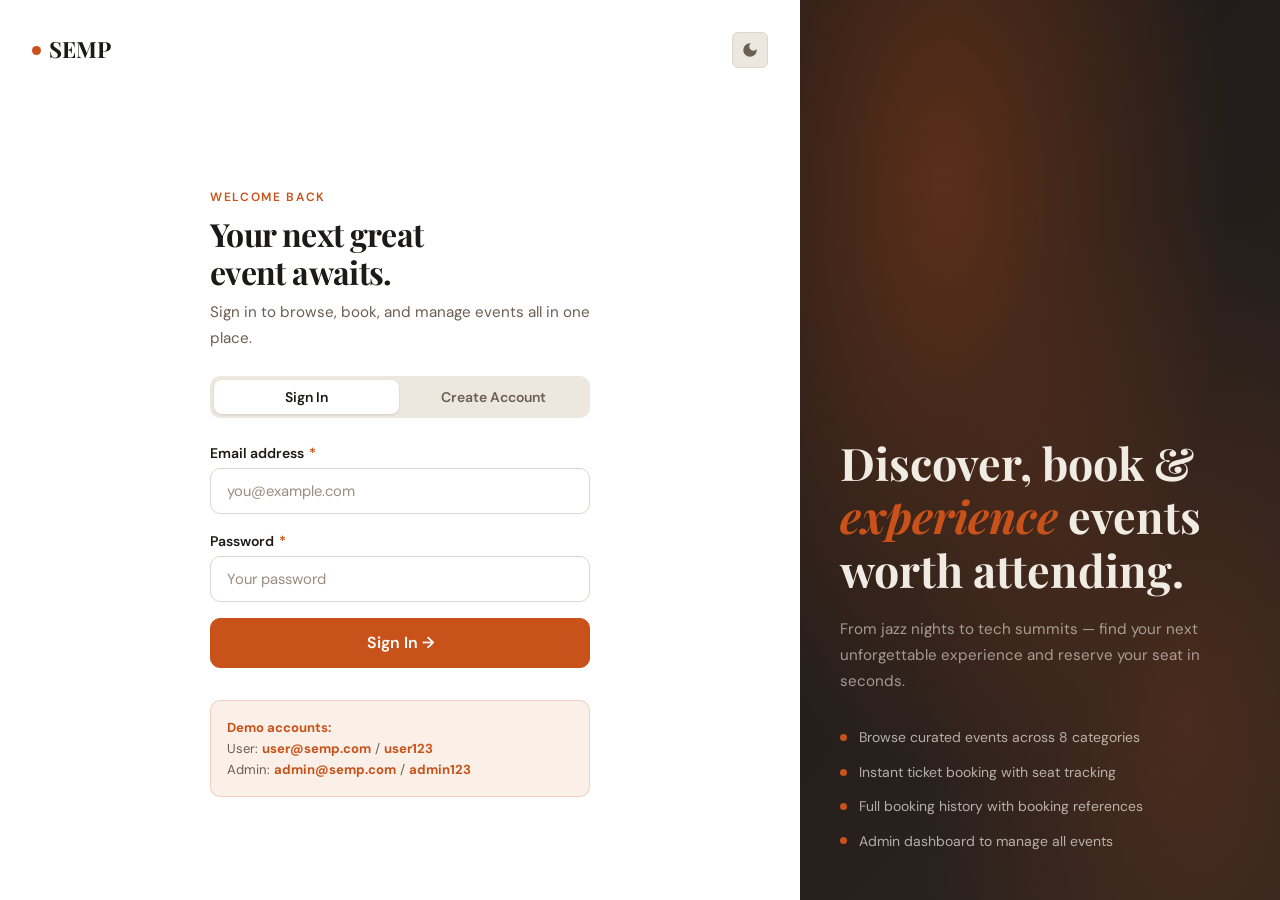
<file: frontend/index.html>
<!DOCTYPE html>
<html lang="en">
<head>
  <meta charset="UTF-8" />
  <meta name="viewport" content="width=device-width, initial-scale=1.0" />
  <title>Smart Event Management Portal — Sign In</title>
  <meta name="description" content="Sign in or create an account on the Smart Event Management Portal to browse and book events." />
  <link rel="stylesheet" href="style.css" />
</head>
<body>

  <!-- ═══════════════════════════════════════════════
       AUTH PAGE — Two-column layout
       Left: Login / Register form panel
       Right: Brand hero (hidden on mobile)
       ═══════════════════════════════════════════════ -->
  <div class="auth-page">

    <!-- ── Form Panel ─────────────────────────── -->
    <div class="auth-panel">

      <!-- Header row: logo + dark mode toggle -->
      <div class="auth-panel__header">
        <a href="index.html" class="auth-logo">
          <span class="auth-logo-dot"></span>
          SEMP
        </a>
        <button
          id="darkModeToggle"
          class="btn-icon"
          aria-label="Toggle dark mode"
          title="Dark mode"
        >
          <!-- SVG injected by JS -->
          <svg viewBox="0 0 24 24" width="18" height="18" fill="currentColor"><path d="M12 3a9 9 0 1 0 9 9c0-.46-.04-.92-.1-1.36a5.389 5.389 0 0 1-4.4 2.26 5.403 5.403 0 0 1-3.14-9.8c-.44-.06-.9-.1-1.36-.1z"/></svg>
        </button>
      </div>

      <div class="auth-panel__body">
        <p class="auth-eyebrow">Welcome back</p>
        <h1 class="auth-title">Your next great<br/>event awaits.</h1>
        <p class="auth-subtitle">Sign in to browse, book, and manage events all in one place.</p>

        <!-- Tab switcher -->
        <div class="auth-tabs" role="tablist">
          <button
            id="tabLogin"
            class="auth-tab tab--active"
            role="tab"
            aria-selected="true"
            aria-controls="loginForm"
          >Sign In</button>
          <button
            id="tabRegister"
            class="auth-tab"
            role="tab"
            aria-selected="false"
            aria-controls="registerForm"
          >Create Account</button>
        </div>

        <!-- ── Login Form ── -->
        <form id="loginForm" class="auth-form animate-fade-in" method="POST" novalidate aria-label="Sign in form">

          <div class="form-group">
            <label class="form-label" for="loginEmail">
              Email address <span class="required">*</span>
            </label>
            <input
              class="form-input"
              type="email"
              id="loginEmail"
              name="loginEmail"
              autocomplete="email"
              placeholder="you@example.com"
              required
            />
            <span class="field-error" id="loginEmailError" role="alert" hidden></span>
          </div>

          <div class="form-group">
            <label class="form-label" for="loginPassword">
              Password <span class="required">*</span>
            </label>
            <input
              class="form-input"
              type="password"
              id="loginPassword"
              name="loginPassword"
              autocomplete="current-password"
              placeholder="Your password"
              required
            />
            <span class="field-error" id="loginPasswordError" role="alert" hidden></span>
          </div>

          <button type="submit" class="btn btn--accent btn--full btn--lg" id="loginSubmitBtn">
            Sign In →
          </button>

          <!-- Demo credentials hint -->
          <div class="auth-demo-hint">
            <strong>Demo accounts:</strong><br/>
            User: <strong>user@semp.com</strong> / <strong>user123</strong><br/>
            Admin: <strong>admin@semp.com</strong> / <strong>admin123</strong>
          </div>

        </form>

        <!-- ── Register Form (hidden by default) ── -->
        <form id="registerForm" class="auth-form form--hidden animate-fade-in" method="POST" novalidate aria-label="Create account form">

          <div class="form-group">
            <label class="form-label" for="regName">
              Full name <span class="required">*</span>
            </label>
            <input
              class="form-input"
              type="text"
              id="regName"
              name="regName"
              autocomplete="name"
              placeholder="Jane Smith"
              required
            />
            <span class="field-error" id="regNameError" role="alert" hidden></span>
          </div>

          <div class="form-group">
            <label class="form-label" for="regEmail">
              Email address <span class="required">*</span>
            </label>
            <input
              class="form-input"
              type="email"
              id="regEmail"
              name="regEmail"
              autocomplete="email"
              placeholder="you@example.com"
              required
            />
            <span class="field-error" id="regEmailError" role="alert" hidden></span>
          </div>

          <div class="form-group">
            <label class="form-label" for="regPassword">
              Password <span class="required">*</span>
            </label>
            <input
              class="form-input"
              type="password"
              id="regPassword"
              name="regPassword"
              autocomplete="new-password"
              placeholder="At least 6 characters"
              required
              minlength="6"
            />
            <span class="field-error" id="regPasswordError" role="alert" hidden></span>
          </div>

          <div class="form-group">
            <label class="form-label" for="regConfirm">
              Confirm password <span class="required">*</span>
            </label>
            <input
              class="form-input"
              type="password"
              id="regConfirm"
              name="regConfirm"
              autocomplete="new-password"
              placeholder="Repeat your password"
              required
            />
            <span class="field-error" id="regConfirmError" role="alert" hidden></span>
          </div>

          <button type="submit" class="btn btn--accent btn--full btn--lg" id="registerSubmitBtn">
            Create Account →
          </button>

        </form>

      </div><!-- /auth-panel__body -->
    </div><!-- /auth-panel -->

    <!-- ── Brand Hero Panel ───────────────────── -->
    <div class="auth-hero" aria-hidden="true">
      <div class="auth-hero__bg"></div>
      <div class="auth-hero__content animate-fade-up">
        <p class="auth-hero__tagline">
          Discover, book &amp;<br/>
          <em>experience</em> events<br/>
          worth attending.
        </p>
        <p class="auth-hero__desc">
          From jazz nights to tech summits — find your next
          unforgettable experience and reserve your seat in seconds.
        </p>
        <ul class="auth-hero__features">
          <li class="auth-hero__feature">
            <span class="auth-hero__feature-dot"></span>
            Browse curated events across 8 categories
          </li>
          <li class="auth-hero__feature">
            <span class="auth-hero__feature-dot"></span>
            Instant ticket booking with seat tracking
          </li>
          <li class="auth-hero__feature">
            <span class="auth-hero__feature-dot"></span>
            Full booking history with booking references
          </li>
          <li class="auth-hero__feature">
            <span class="auth-hero__feature-dot"></span>
            Admin dashboard to manage all events
          </li>
        </ul>
      </div>
    </div><!-- /auth-hero -->

  </div><!-- /auth-page -->

  <script>window.SEMP_API_BASE = 'http://localhost:5000/api';</script>
  <script src="script.js" defer></script>
</body>
</html>
</file>
<file: frontend/style.css>
/* ============================================================
 * SMART EVENT MANAGEMENT PORTAL — style.css
 * Single shared stylesheet for all pages.
 *
 * Architecture:
 *   1. Design tokens (CSS custom properties) — light + dark
 *   2. Reset & base
 *   3. Typography
 *   4. Layout utilities
 *   5. Navigation
 *   6. Buttons
 *   7. Badges
 *   8. Form elements
 *   9. Toast notifications
 *  10. Event cards  (events.html)
 *  11. Booking page (booking.html)
 *  12. History page (history.html)
 *  13. Admin dashboard (admin.html)
 *  14. Modal
 *  15. Auth / Login page (index.html)
 *  16. Animations & transitions
 *  17. Responsive breakpoints
 * ============================================================ */

@import url('https://fonts.googleapis.com/css2?family=Playfair+Display:ital,wght@0,400;0,600;0,700;1,400&family=DM+Sans:wght@300;400;500;600&display=swap');

/* ─── 1. DESIGN TOKENS ──────────────────────────────────── */
:root {
  /* Colour palette — warm editorial */
  --bg-primary:    #F7F3EC;
  --bg-secondary:  #FFFFFF;
  --bg-tertiary:   #EDE8DF;
  --bg-hover:      #E8E2D8;

  --text-primary:  #1C1917;
  --text-secondary:#6B5E52;
  --text-muted:    #9B8C7D;

  --accent:        #C8521A;
  --accent-hover:  #A8411A;
  --accent-light:  #FBF0E8;
  --accent-text:   #FFFFFF;

  --border:        #DDD6CC;
  --border-strong: #BFB5A9;

  --shadow-sm:  0 1px 3px rgba(28,25,23,0.07), 0 1px 2px rgba(28,25,23,0.05);
  --shadow-md:  0 4px 12px rgba(28,25,23,0.09), 0 2px 4px rgba(28,25,23,0.06);
  --shadow-lg:  0 12px 32px rgba(28,25,23,0.12), 0 4px 8px rgba(28,25,23,0.06);
  --shadow-xl:  0 24px 48px rgba(28,25,23,0.15);

  /* Typography */
  --font-display: 'Playfair Display', Georgia, serif;
  --font-body:    'DM Sans', system-ui, sans-serif;

  /* Spacing scale (4px base) */
  --sp-1:  4px;
  --sp-2:  8px;
  --sp-3:  12px;
  --sp-4:  16px;
  --sp-5:  20px;
  --sp-6:  24px;
  --sp-8:  32px;
  --sp-10: 40px;
  --sp-12: 48px;
  --sp-16: 64px;
  --sp-20: 80px;

  /* Radii */
  --radius-sm:  6px;
  --radius-md:  10px;
  --radius-lg:  16px;
  --radius-xl:  24px;
  --radius-pill: 9999px;

  /* Transitions */
  --ease-out: cubic-bezier(0.25, 0.46, 0.45, 0.94);
  --ease-in-out: cubic-bezier(0.45, 0, 0.55, 1);
  --transition: 220ms var(--ease-out);

  /* Nav height */
  --nav-height: 64px;
}

/* Dark mode overrides */
[data-theme="dark"] {
  --bg-primary:    #131110;
  --bg-secondary:  #1E1B18;
  --bg-tertiary:   #252220;
  --bg-hover:      #2C2926;

  --text-primary:  #F0EBE3;
  --text-secondary:#B8AFA6;
  --text-muted:    #7A6E65;

  --accent:        #E07535;
  --accent-hover:  #EE8845;
  --accent-light:  #2A1A0E;
  --accent-text:   #FFFFFF;

  --border:        #2E2926;
  --border-strong: #3D3732;

  --shadow-sm:  0 1px 3px rgba(0,0,0,0.25);
  --shadow-md:  0 4px 12px rgba(0,0,0,0.35);
  --shadow-lg:  0 12px 32px rgba(0,0,0,0.45);
  --shadow-xl:  0 24px 48px rgba(0,0,0,0.55);
}

/* ─── 2. RESET & BASE ───────────────────────────────────── */
*, *::before, *::after {
  box-sizing: border-box;
  margin: 0;
  padding: 0;
}

html {
  font-size: 16px;
  scroll-behavior: smooth;
  -webkit-text-size-adjust: 100%;
}

body {
  font-family: var(--font-body);
  font-weight: 400;
  color: var(--text-primary);
  background-color: var(--bg-primary);
  line-height: 1.6;
  min-height: 100vh;
  transition:
    background-color 300ms var(--ease-out),
    color 300ms var(--ease-out);
}

img, svg { display: block; }
a { color: var(--accent); text-decoration: none; transition: color var(--transition); }
a:hover { color: var(--accent-hover); }
ul { list-style: none; }

/* ─── 3. TYPOGRAPHY ─────────────────────────────────────── */
h1, h2, h3, h4 {
  font-family: var(--font-display);
  line-height: 1.2;
  letter-spacing: -0.02em;
  color: var(--text-primary);
}

h1 { font-size: clamp(2rem, 5vw, 3.25rem); font-weight: 700; }
h2 { font-size: clamp(1.5rem, 3vw, 2.25rem); font-weight: 600; }
h3 { font-size: clamp(1.1rem, 2vw, 1.4rem); font-weight: 600; }
h4 { font-size: 1.05rem; font-weight: 600; }

p { color: var(--text-secondary); line-height: 1.7; }

.display-serif { font-family: var(--font-display); }
.text-muted    { color: var(--text-muted); font-size: 0.875rem; }
.text-sm       { font-size: 0.875rem; }
.text-accent   { color: var(--accent); }

/* ─── 4. LAYOUT UTILITIES ───────────────────────────────── */
.container {
  width: 100%;
  max-width: 1200px;
  margin: 0 auto;
  padding: 0 var(--sp-6);
}

.page-wrapper {
  padding-top: calc(var(--nav-height) + var(--sp-8));
  padding-bottom: var(--sp-20);
  min-height: 100vh;
}

.page-header {
  margin-bottom: var(--sp-10);
}

.page-header__eyebrow {
  font-size: 0.8rem;
  font-weight: 600;
  letter-spacing: 0.12em;
  text-transform: uppercase;
  color: var(--accent);
  margin-bottom: var(--sp-2);
}

.page-header__title {
  margin-bottom: var(--sp-2);
}

.page-header__subtitle {
  font-size: 1.05rem;
  color: var(--text-secondary);
  max-width: 560px;
}

.grid-auto {
  display: grid;
  grid-template-columns: repeat(auto-fill, minmax(300px, 1fr));
  gap: var(--sp-6);
}

.col-span-all { grid-column: 1 / -1; }

.flex { display: flex; }
.flex-center { display: flex; align-items: center; justify-content: center; }
.flex-between { display: flex; align-items: center; justify-content: space-between; }
.gap-2 { gap: var(--sp-2); }
.gap-3 { gap: var(--sp-3); }
.gap-4 { gap: var(--sp-4); }

.section--hidden { display: none !important; }

/* ─── 5. NAVIGATION ─────────────────────────────────────── */
.nav {
  position: fixed;
  top: 0;
  left: 0;
  right: 0;
  height: var(--nav-height);
  background: var(--bg-secondary);
  border-bottom: 1px solid var(--border);
  z-index: 100;
  transition: background-color 300ms var(--ease-out), border-color 300ms var(--ease-out);
}

.nav__inner {
  display: flex;
  align-items: center;
  justify-content: space-between;
  height: 100%;
  padding: 0 var(--sp-6);
  max-width: 1280px;
  margin: 0 auto;
}

.nav__logo {
  display: flex;
  align-items: center;
  gap: var(--sp-2);
  font-family: var(--font-display);
  font-size: 1.3rem;
  font-weight: 700;
  color: var(--text-primary);
  text-decoration: none;
  transition: color var(--transition);
}

.nav__logo-dot {
  width: 8px;
  height: 8px;
  border-radius: 50%;
  background: var(--accent);
  flex-shrink: 0;
}

.nav__logo:hover { color: var(--accent); }

.nav__links {
  display: flex;
  align-items: center;
  gap: var(--sp-1);
}

.nav__link {
  display: flex;
  align-items: center;
  gap: var(--sp-2);
  padding: var(--sp-2) var(--sp-3);
  border-radius: var(--radius-sm);
  font-size: 0.9rem;
  font-weight: 500;
  color: var(--text-secondary);
  text-decoration: none;
  transition: color var(--transition), background-color var(--transition);
}

.nav__link:hover {
  color: var(--text-primary);
  background-color: var(--bg-hover);
}

.nav__link--active {
  color: var(--accent);
  background-color: var(--accent-light);
}

.nav__actions {
  display: flex;
  align-items: center;
  gap: var(--sp-3);
}

.nav__user-badge {
  font-size: 0.8rem;
  font-weight: 600;
  color: var(--text-secondary);
  background: var(--bg-tertiary);
  border: 1px solid var(--border);
  border-radius: var(--radius-pill);
  padding: var(--sp-1) var(--sp-3);
}

/* Dark mode toggle button */
.btn-icon {
  display: flex;
  align-items: center;
  justify-content: center;
  width: 36px;
  height: 36px;
  border-radius: var(--radius-sm);
  background: var(--bg-tertiary);
  border: 1px solid var(--border);
  color: var(--text-secondary);
  cursor: pointer;
  transition: background-color var(--transition), color var(--transition), border-color var(--transition);
  flex-shrink: 0;
}

.btn-icon:hover {
  background: var(--bg-hover);
  color: var(--text-primary);
}

/* Hamburger (mobile) */
.nav__burger {
  display: none;
  align-items: center;
  justify-content: center;
  width: 40px;
  height: 40px;
  border-radius: var(--radius-sm);
  background: transparent;
  border: 1px solid var(--border);
  color: var(--text-primary);
  cursor: pointer;
  font-size: 1.1rem;
  line-height: 1;
  transition: background-color var(--transition);
}

.nav__burger:hover { background: var(--bg-hover); }

/* ─── 6. BUTTONS ────────────────────────────────────────── */
.btn {
  display: inline-flex;
  align-items: center;
  justify-content: center;
  gap: var(--sp-2);
  padding: var(--sp-3) var(--sp-6);
  border-radius: var(--radius-md);
  font-family: var(--font-body);
  font-size: 0.925rem;
  font-weight: 600;
  line-height: 1;
  cursor: pointer;
  border: 1.5px solid transparent;
  text-decoration: none;
  transition:
    background-color var(--transition),
    color var(--transition),
    border-color var(--transition),
    transform 80ms ease,
    box-shadow var(--transition);
  white-space: nowrap;
  user-select: none;
}

.btn:active { transform: translateY(1px); }

.btn:disabled,
.btn[aria-disabled="true"] {
  opacity: 0.45;
  cursor: not-allowed;
  pointer-events: none;
}

/* Accent (primary CTA) */
.btn--accent {
  background: var(--accent);
  color: var(--accent-text);
  border-color: var(--accent);
}
.btn--accent:hover {
  background: var(--accent-hover);
  border-color: var(--accent-hover);
  box-shadow: 0 4px 16px rgba(200, 82, 26, 0.35);
  color: var(--accent-text);
}

/* Outline */
.btn--outline {
  background: transparent;
  color: var(--text-primary);
  border-color: var(--border-strong);
}
.btn--outline:hover {
  background: var(--bg-hover);
  border-color: var(--text-secondary);
  color: var(--text-primary);
}

/* Ghost */
.btn--ghost {
  background: transparent;
  color: var(--text-secondary);
  border-color: transparent;
}
.btn--ghost:hover {
  background: var(--bg-hover);
  color: var(--text-primary);
}

/* Danger */
.btn--danger {
  background: transparent;
  color: #D4361C;
  border-color: #D4361C;
}
.btn--danger:hover {
  background: #D4361C;
  color: #FFFFFF;
}

/* Size modifiers */
.btn--sm {
  padding: var(--sp-2) var(--sp-4);
  font-size: 0.825rem;
  border-radius: var(--radius-sm);
}

.btn--lg {
  padding: var(--sp-4) var(--sp-8);
  font-size: 1rem;
  border-radius: var(--radius-md);
}

.btn--full { width: 100%; }

/* ─── 7. BADGES ─────────────────────────────────────────── */
.badge {
  display: inline-block;
  padding: 3px var(--sp-3);
  border-radius: var(--radius-pill);
  font-size: 0.72rem;
  font-weight: 600;
  letter-spacing: 0.04em;
  text-transform: uppercase;
}

.badge--music    { background: #FDE8D8; color: #8B3A0A; }
.badge--conf     { background: #DCEAF7; color: #1A4A6B; }
.badge--food     { background: #FDF3D0; color: #6B4A00; }
.badge--art      { background: #EDE0F7; color: #4A1942; }
.badge--sports   { background: #DDF5E0; color: #1A5C20; }
.badge--workshop { background: #E4F4DC; color: #2E5E10; }
.badge--film     { background: #E4EAED; color: #1E3340; }
.badge--business { background: #D9E8F9; color: #0F2A52; }
.badge--default  { background: var(--bg-tertiary); color: var(--text-secondary); }

[data-theme="dark"] .badge--music    { background: #3D1800; color: #F4A679; }
[data-theme="dark"] .badge--conf     { background: #0C2A40; color: #7BB8E8; }
[data-theme="dark"] .badge--food     { background: #322000; color: #DBA844; }
[data-theme="dark"] .badge--art      { background: #260D24; color: #C98CE0; }
[data-theme="dark"] .badge--sports   { background: #0C2C10; color: #72D884; }
[data-theme="dark"] .badge--workshop { background: #112008; color: #88CE60; }
[data-theme="dark"] .badge--film     { background: #111E24; color: #90AEBA; }
[data-theme="dark"] .badge--business { background: #071828; color: #6EA8E8; }

/* Status badge */
.status-badge {
  display: inline-block;
  padding: var(--sp-1) var(--sp-3);
  border-radius: var(--radius-pill);
  font-size: 0.75rem;
  font-weight: 600;
  text-transform: uppercase;
  letter-spacing: 0.04em;
}

.status--confirmed { background: #DDF5E0; color: #1A5C20; }
.status--pending   { background: #FDF3D0; color: #6B4A00; }
.status--cancelled { background: #FDE8D8; color: #8B3A0A; }

[data-theme="dark"] .status--confirmed { background: #0C2C10; color: #72D884; }
[data-theme="dark"] .status--pending   { background: #322000; color: #DBA844; }
[data-theme="dark"] .status--cancelled { background: #3D1800; color: #F4A679; }

/* ─── 8. FORM ELEMENTS ──────────────────────────────────── */
.form-group {
  display: flex;
  flex-direction: column;
  gap: var(--sp-1);
}

.form-label {
  font-size: 0.875rem;
  font-weight: 600;
  color: var(--text-primary);
}

.form-label .required {
  color: var(--accent);
  margin-left: 2px;
}

.form-input,
.form-select,
.form-textarea {
  width: 100%;
  padding: var(--sp-3) var(--sp-4);
  background: var(--bg-secondary);
  border: 1.5px solid var(--border);
  border-radius: var(--radius-md);
  font-family: var(--font-body);
  font-size: 0.925rem;
  color: var(--text-primary);
  transition:
    border-color var(--transition),
    box-shadow var(--transition),
    background-color 300ms var(--ease-out);
  outline: none;
}

.form-input::placeholder,
.form-textarea::placeholder { color: var(--text-muted); }

.form-input:focus,
.form-select:focus,
.form-textarea:focus {
  border-color: var(--accent);
  box-shadow: 0 0 0 3px rgba(200, 82, 26, 0.12);
}

.form-textarea {
  resize: vertical;
  min-height: 90px;
}

.form-select {
  appearance: none;
  background-image: url("data:image/svg+xml,%3Csvg xmlns='http://www.w3.org/2000/svg' width='12' height='12' viewBox='0 0 12 12'%3E%3Cpath fill='%239B8C7D' d='M6 8L1 3h10z'/%3E%3C/svg%3E");
  background-repeat: no-repeat;
  background-position: right 14px center;
  padding-right: 36px;
  cursor: pointer;
}

.form-grid {
  display: grid;
  grid-template-columns: 1fr 1fr;
  gap: var(--sp-4);
}

.field-error {
  font-size: 0.8rem;
  color: #D4361C;
  display: none;
  margin-top: 2px;
}

.form-row {
  display: flex;
  align-items: center;
  gap: var(--sp-3);
}

/* Color picker */
.color-input-wrapper {
  display: flex;
  align-items: center;
  gap: var(--sp-3);
}

.form-color {
  width: 44px;
  height: 44px;
  border: 2px solid var(--border);
  border-radius: var(--radius-md);
  cursor: pointer;
  padding: 2px;
  background: var(--bg-secondary);
}

/* ─── 9. TOAST NOTIFICATIONS ────────────────────────────── */
.toast {
  position: fixed;
  bottom: var(--sp-6);
  right: var(--sp-6);
  display: flex;
  align-items: center;
  gap: var(--sp-3);
  padding: var(--sp-3) var(--sp-5);
  border-radius: var(--radius-md);
  background: var(--text-primary);
  color: var(--bg-primary);
  font-size: 0.9rem;
  font-weight: 500;
  box-shadow: var(--shadow-lg);
  z-index: 999;
  max-width: 360px;
  transform: translateY(80px);
  opacity: 0;
  transition: transform 350ms var(--ease-out), opacity 350ms var(--ease-out);
}

.toast--visible {
  transform: translateY(0);
  opacity: 1;
}

.toast__icon {
  display: flex;
  align-items: center;
  justify-content: center;
  width: 22px;
  height: 22px;
  border-radius: 50%;
  font-size: 0.75rem;
  font-weight: 700;
  flex-shrink: 0;
}

.toast--success .toast__icon { background: #22C55E; color: #fff; }
.toast--error   .toast__icon { background: #EF4444; color: #fff; }
.toast--info    .toast__icon { background: var(--accent); color: #fff; }

/* ─── 10. EVENT CARDS ───────────────────────────────────── */
.events-controls {
  display: flex;
  flex-wrap: wrap;
  align-items: center;
  gap: var(--sp-4);
  margin-bottom: var(--sp-6);
}

.search-wrapper {
  position: relative;
  flex: 1;
  min-width: 220px;
}

.search-wrapper svg {
  position: absolute;
  left: 14px;
  top: 50%;
  transform: translateY(-50%);
  color: var(--text-muted);
  pointer-events: none;
}

.search-input {
  padding-left: 42px;
  padding-right: var(--sp-4);
}

.filter-pills {
  display: flex;
  flex-wrap: wrap;
  gap: var(--sp-2);
  margin-bottom: var(--sp-6);
}

.filter-pill {
  padding: var(--sp-2) var(--sp-4);
  border-radius: var(--radius-pill);
  font-size: 0.85rem;
  font-weight: 500;
  border: 1.5px solid var(--border);
  background: var(--bg-secondary);
  color: var(--text-secondary);
  cursor: pointer;
  transition: background-color var(--transition), color var(--transition), border-color var(--transition);
}

.filter-pill:hover {
  border-color: var(--accent);
  color: var(--accent);
}

.filter-pill--active {
  background: var(--accent);
  border-color: var(--accent);
  color: #FFFFFF;
}

.events-meta {
  display: flex;
  align-items: center;
  justify-content: space-between;
  gap: var(--sp-4);
  margin-bottom: var(--sp-6);
  flex-wrap: wrap;
}

.result-count {
  font-size: 0.875rem;
  color: var(--text-muted);
  font-weight: 500;
}

/* Event card */
.event-card {
  background: var(--bg-secondary);
  border-radius: var(--radius-lg);
  border: 1px solid var(--border);
  overflow: hidden;
  display: flex;
  flex-direction: column;
  transition:
    transform 200ms var(--ease-out),
    box-shadow 200ms var(--ease-out),
    border-color 200ms var(--ease-out);
  cursor: pointer;
}

.event-card:hover {
  transform: translateY(-4px);
  box-shadow: var(--shadow-lg);
  border-color: var(--border-strong);
}

.event-card__banner {
  position: relative;
  height: 200px;
  display: flex;
  align-items: flex-start;
  padding: var(--sp-4);
  overflow: hidden;
}

.event-card__banner::after {
  content: '';
  position: absolute;
  inset: 0;
  background: linear-gradient(160deg, rgba(0,0,0,0.38) 0%, rgba(0,0,0,0.10) 50%, rgba(0,0,0,0.55) 100%);
}

.event-card__banner .badge {
  position: relative;
  z-index: 1;
}

.sold-out-ribbon {
  position: absolute;
  top: 14px;
  right: -10px;
  background: rgba(0,0,0,0.75);
  color: #fff;
  font-size: 0.7rem;
  font-weight: 700;
  letter-spacing: 0.06em;
  padding: 4px 20px 4px 12px;
  text-transform: uppercase;
  z-index: 1;
}

.event-card__body {
  padding: var(--sp-5);
  display: flex;
  flex-direction: column;
  gap: var(--sp-3);
  flex: 1;
}

.event-card__title {
  font-family: var(--font-display);
  font-size: 1.15rem;
  font-weight: 600;
  line-height: 1.3;
  color: var(--text-primary);
}

.event-card__meta {
  display: flex;
  flex-direction: column;
  gap: var(--sp-2);
}

.event-card__meta li {
  display: flex;
  align-items: center;
  gap: var(--sp-2);
  font-size: 0.83rem;
  color: var(--text-secondary);
  line-height: 1.4;
}

.event-card__meta li svg {
  flex-shrink: 0;
  color: var(--text-muted);
}

.seats-low {
  color: #D4361C !important;
  font-weight: 600;
}

.event-card__desc {
  font-size: 0.85rem;
  color: var(--text-muted);
  line-height: 1.5;
  flex: 1;
}

.event-card__footer {
  display: flex;
  align-items: center;
  justify-content: space-between;
  gap: var(--sp-3);
  padding-top: var(--sp-3);
  border-top: 1px solid var(--border);
  margin-top: auto;
}

.event-card__price {
  font-family: var(--font-display);
  font-size: 1.35rem;
  font-weight: 700;
  color: var(--text-primary);
}

/* Empty state */
.empty-state {
  text-align: center;
  padding: var(--sp-20) var(--sp-6);
}

.empty-state__icon {
  font-size: 3rem;
  margin-bottom: var(--sp-4);
}

.empty-state__title {
  font-family: var(--font-display);
  font-size: 1.4rem;
  margin-bottom: var(--sp-2);
  color: var(--text-primary);
}

.empty-state__text {
  color: var(--text-muted);
  font-size: 0.95rem;
}

/* ─── 11. BOOKING PAGE ──────────────────────────────────── */
.booking-layout {
  display: grid;
  grid-template-columns: 380px 1fr;
  gap: var(--sp-8);
  align-items: start;
}

/* Event summary sidebar */
.booking-summary {
  background: var(--bg-secondary);
  border-radius: var(--radius-lg);
  border: 1px solid var(--border);
  overflow: hidden;
  position: sticky;
  top: calc(var(--nav-height) + var(--sp-8));
}

.booking-summary__banner {
  height: 220px;
  display: flex;
  flex-direction: column;
  justify-content: flex-end;
  padding: var(--sp-5);
  position: relative;
  background-size: cover;
  background-position: center;
}

.booking-summary__banner::before {
  content: '';
  position: absolute;
  inset: 0;
  background: linear-gradient(to top, rgba(0,0,0,0.72) 0%, rgba(0,0,0,0.18) 60%, rgba(0,0,0,0.28) 100%);
}

.booking-summary__banner > * { position: relative; z-index: 1; }
.booking-summary__banner .badge { margin-bottom: var(--sp-2); }
.booking-summary__banner-title {
  font-family: var(--font-display);
  font-size: 1.25rem;
  color: #fff;
  font-weight: 700;
}

.booking-summary__body {
  padding: var(--sp-5);
}

.booking-summary__detail {
  display: flex;
  align-items: flex-start;
  gap: var(--sp-3);
  padding: var(--sp-3) 0;
  border-bottom: 1px solid var(--border);
  font-size: 0.9rem;
}

.booking-summary__detail:last-child { border-bottom: none; }
.booking-summary__detail svg { flex-shrink: 0; color: var(--text-muted); margin-top: 2px; }
.booking-summary__detail-label {
  font-size: 0.75rem;
  color: var(--text-muted);
  margin-bottom: 2px;
}
.booking-summary__detail-value { color: var(--text-primary); font-weight: 500; }

.booking-summary__price {
  margin-top: var(--sp-4);
  padding-top: var(--sp-4);
  border-top: 1px dashed var(--border);
}

.booking-summary__price-label {
  font-size: 0.8rem;
  text-transform: uppercase;
  letter-spacing: 0.08em;
  color: var(--text-muted);
  margin-bottom: var(--sp-1);
}

.booking-summary__price-value {
  font-family: var(--font-display);
  font-size: 1.7rem;
  font-weight: 700;
  color: var(--accent);
}

/* Booking form panel */
.booking-panel {
  background: var(--bg-secondary);
  border-radius: var(--radius-lg);
  border: 1px solid var(--border);
  padding: var(--sp-8);
}

.booking-panel__title {
  font-family: var(--font-display);
  font-size: 1.5rem;
  margin-bottom: var(--sp-6);
}

/* Quantity stepper */
.qty-stepper {
  display: flex;
  align-items: center;
  gap: 0;
  border: 1.5px solid var(--border);
  border-radius: var(--radius-md);
  overflow: hidden;
  width: fit-content;
}

.qty-btn {
  display: flex;
  align-items: center;
  justify-content: center;
  width: 48px;
  height: 48px;
  background: var(--bg-tertiary);
  border: none;
  color: var(--text-primary);
  font-size: 1.3rem;
  cursor: pointer;
  transition: background-color var(--transition);
}

.qty-btn:hover { background: var(--bg-hover); }

.qty-input {
  width: 72px;
  height: 48px;
  text-align: center;
  border: none;
  border-left: 1.5px solid var(--border);
  border-right: 1.5px solid var(--border);
  font-size: 1.1rem;
  font-weight: 600;
  background: var(--bg-secondary);
  color: var(--text-primary);
  font-family: var(--font-body);
  outline: none;
  -moz-appearance: textfield;
}

.qty-input::-webkit-inner-spin-button,
.qty-input::-webkit-outer-spin-button { -webkit-appearance: none; }

.booking-total {
  display: flex;
  align-items: center;
  justify-content: space-between;
  padding: var(--sp-5) var(--sp-6);
  background: var(--accent-light);
  border-radius: var(--radius-md);
  margin: var(--sp-6) 0;
  border: 1px solid rgba(200, 82, 26, 0.15);
}

.booking-total__label {
  font-size: 0.9rem;
  font-weight: 600;
  color: var(--text-secondary);
  text-transform: uppercase;
  letter-spacing: 0.06em;
}

.booking-total__amount {
  font-family: var(--font-display);
  font-size: 2rem;
  font-weight: 700;
  color: var(--accent);
}

/* Success state */
.success-state {
  text-align: center;
  padding: var(--sp-12) var(--sp-8);
}

.success-icon {
  width: 80px;
  height: 80px;
  background: #DDF5E0;
  border-radius: 50%;
  display: flex;
  align-items: center;
  justify-content: center;
  font-size: 2rem;
  margin: 0 auto var(--sp-6);
}

[data-theme="dark"] .success-icon { background: #0C2C10; }

.success-state h2 {
  font-family: var(--font-display);
  font-size: 2rem;
  margin-bottom: var(--sp-3);
}

.success-details {
  display: inline-flex;
  flex-direction: column;
  gap: var(--sp-2);
  background: var(--bg-tertiary);
  border-radius: var(--radius-md);
  padding: var(--sp-5) var(--sp-8);
  margin: var(--sp-6) 0;
  text-align: left;
  border: 1px solid var(--border);
}

.success-detail-row {
  display: flex;
  justify-content: space-between;
  gap: var(--sp-6);
  font-size: 0.9rem;
}

.success-detail-row span:first-child {
  color: var(--text-muted);
  font-weight: 500;
}

.success-detail-row span:last-child {
  color: var(--text-primary);
  font-weight: 600;
}

.success-actions {
  display: flex;
  gap: var(--sp-3);
  justify-content: center;
  flex-wrap: wrap;
}

/* ─── 12. HISTORY PAGE ──────────────────────────────────── */
.history-stats {
  display: grid;
  grid-template-columns: repeat(3, 1fr);
  gap: var(--sp-4);
  margin-bottom: var(--sp-8);
}

.stat-card {
  background: var(--bg-secondary);
  border: 1px solid var(--border);
  border-radius: var(--radius-lg);
  padding: var(--sp-5) var(--sp-6);
}

.stat-card__label {
  font-size: 0.8rem;
  font-weight: 600;
  text-transform: uppercase;
  letter-spacing: 0.08em;
  color: var(--text-muted);
  margin-bottom: var(--sp-2);
}

.stat-card__value {
  font-family: var(--font-display);
  font-size: 2rem;
  font-weight: 700;
  color: var(--text-primary);
}

.stat-card--accent .stat-card__value { color: var(--accent); }

/* History card */
.history-cards {
  display: flex;
  flex-direction: column;
  gap: var(--sp-4);
}

.history-card {
  display: flex;
  background: var(--bg-secondary);
  border: 1px solid var(--border);
  border-radius: var(--radius-lg);
  overflow: hidden;
  transition: box-shadow var(--transition);
}

.history-card:hover { box-shadow: var(--shadow-md); }

.history-card__accent-bar {
  width: 5px;
  background: var(--card-accent, var(--accent));
  flex-shrink: 0;
}

.history-card__content {
  padding: var(--sp-5) var(--sp-6);
  flex: 1;
  display: flex;
  flex-direction: column;
  gap: var(--sp-3);
}

.history-card__header {
  display: flex;
  align-items: flex-start;
  justify-content: space-between;
  gap: var(--sp-4);
}

.history-card__info { display: flex; flex-direction: column; gap: var(--sp-2); }

.history-card__title {
  font-family: var(--font-display);
  font-size: 1.15rem;
}

.history-card__meta {
  display: flex;
  flex-wrap: wrap;
  gap: var(--sp-4);
  font-size: 0.85rem;
  color: var(--text-secondary);
}

.history-card__meta span {
  display: flex;
  align-items: center;
  gap: var(--sp-2);
}

.history-card__meta svg { color: var(--text-muted); }

.history-card__total {
  font-family: var(--font-display);
  font-weight: 700;
  font-size: 1rem;
  color: var(--text-primary) !important;
}

.history-card__footer {
  display: flex;
  align-items: center;
  justify-content: space-between;
  padding-top: var(--sp-3);
  border-top: 1px dashed var(--border);
}

.booking-ref {
  font-family: 'DM Mono', 'Courier New', monospace;
  font-size: 0.78rem;
  background: var(--bg-tertiary);
  color: var(--accent);
  padding: 3px var(--sp-3);
  border-radius: var(--radius-sm);
  border: 1px solid var(--border);
}

.history-card__date {
  font-size: 0.78rem;
  color: var(--text-muted);
}

/* ─── 13. ADMIN DASHBOARD ───────────────────────────────── */
.admin-stats {
  display: grid;
  grid-template-columns: repeat(4, 1fr);
  gap: var(--sp-4);
  margin-bottom: var(--sp-8);
}

.admin-stat {
  background: var(--bg-secondary);
  border: 1px solid var(--border);
  border-radius: var(--radius-lg);
  padding: var(--sp-5) var(--sp-6);
  position: relative;
  overflow: hidden;
}

.admin-stat::before {
  content: '';
  position: absolute;
  top: 0;
  left: 0;
  right: 0;
  height: 3px;
  background: var(--accent);
}

.admin-stat__icon {
  font-size: 1.5rem;
  margin-bottom: var(--sp-3);
}

.admin-stat__value {
  font-family: var(--font-display);
  font-size: 2rem;
  font-weight: 700;
  color: var(--text-primary);
  line-height: 1;
  margin-bottom: var(--sp-1);
}

.admin-stat__label {
  font-size: 0.8rem;
  font-weight: 500;
  color: var(--text-muted);
  text-transform: uppercase;
  letter-spacing: 0.06em;
}

/* Section header */
.section-header {
  display: flex;
  align-items: center;
  justify-content: space-between;
  gap: var(--sp-4);
  margin-bottom: var(--sp-5);
}

.section-title {
  font-family: var(--font-display);
  font-size: 1.3rem;
}

/* Add event collapsible section */
.add-event-section {
  background: var(--bg-secondary);
  border: 1px solid var(--border);
  border-radius: var(--radius-lg);
  overflow: hidden;
  max-height: 0;
  transition: max-height 400ms var(--ease-in-out);
  margin-bottom: var(--sp-6);
}

.add-event-section.section--open {
  max-height: 700px;
}

.add-event-form {
  padding: var(--sp-6);
  display: flex;
  flex-direction: column;
  gap: var(--sp-4);
}

.add-event-form .form-grid {
  grid-template-columns: 1fr 1fr 1fr;
}

/* Events table */
.events-table-wrapper {
  background: var(--bg-secondary);
  border: 1px solid var(--border);
  border-radius: var(--radius-lg);
  overflow: hidden;
}

.events-table {
  width: 100%;
  border-collapse: collapse;
  font-size: 0.9rem;
}

.events-table th {
  background: var(--bg-tertiary);
  padding: var(--sp-3) var(--sp-4);
  text-align: left;
  font-size: 0.75rem;
  font-weight: 600;
  text-transform: uppercase;
  letter-spacing: 0.07em;
  color: var(--text-muted);
  border-bottom: 1px solid var(--border);
  white-space: nowrap;
}

.events-table td {
  padding: var(--sp-4);
  border-bottom: 1px solid var(--border);
  vertical-align: middle;
  color: var(--text-primary);
}

.events-table tr:last-child td { border-bottom: none; }

.events-table tr:hover td {
  background: var(--bg-primary);
  transition: background-color 150ms ease;
}

.table-event-name {
  display: flex;
  align-items: center;
  gap: var(--sp-3);
}

.table-color-dot {
  width: 10px;
  height: 10px;
  border-radius: 50%;
  flex-shrink: 0;
}

.td-location {
  max-width: 180px;
  white-space: nowrap;
  overflow: hidden;
  text-overflow: ellipsis;
}

.td-muted { color: var(--text-muted); }

.table-actions {
  display: flex;
  gap: var(--sp-2);
  white-space: nowrap;
}

.table-empty {
  text-align: center;
  padding: var(--sp-12);
  color: var(--text-muted);
  font-style: italic;
}

/* ─── 14. MODAL ─────────────────────────────────────────── */
.modal-overlay {
  position: fixed;
  inset: 0;
  background: rgba(0, 0, 0, 0.55);
  display: flex;
  align-items: center;
  justify-content: center;
  z-index: 200;
  opacity: 0;
  pointer-events: none;
  transition: opacity 250ms var(--ease-out);
  padding: var(--sp-4);
}

.modal-overlay.modal--open {
  opacity: 1;
  pointer-events: auto;
}

.modal {
  background: var(--bg-secondary);
  border-radius: var(--radius-lg);
  border: 1px solid var(--border);
  width: 100%;
  max-width: 620px;
  max-height: 90vh;
  overflow-y: auto;
  box-shadow: var(--shadow-xl);
  transform: scale(0.94) translateY(12px);
  transition: transform 250ms var(--ease-out);
}

.modal-overlay.modal--open .modal {
  transform: scale(1) translateY(0);
}

.modal__header {
  display: flex;
  align-items: center;
  justify-content: space-between;
  padding: var(--sp-5) var(--sp-6);
  border-bottom: 1px solid var(--border);
  position: sticky;
  top: 0;
  background: var(--bg-secondary);
  z-index: 1;
}

.modal__title {
  font-family: var(--font-display);
  font-size: 1.2rem;
}

.modal__close {
  width: 32px;
  height: 32px;
  border-radius: var(--radius-sm);
  background: var(--bg-tertiary);
  border: none;
  color: var(--text-secondary);
  cursor: pointer;
  font-size: 1rem;
  display: flex;
  align-items: center;
  justify-content: center;
  transition: background-color var(--transition), color var(--transition);
}

.modal__close:hover { background: var(--bg-hover); color: var(--text-primary); }

.modal__body {
  padding: var(--sp-6);
  display: flex;
  flex-direction: column;
  gap: var(--sp-4);
}

.modal__footer {
  display: flex;
  gap: var(--sp-3);
  justify-content: flex-end;
  padding: var(--sp-4) var(--sp-6);
  border-top: 1px solid var(--border);
}

.body--modal-open { overflow: hidden; }

/* ─── 15. AUTH / LOGIN PAGE ─────────────────────────────── */
.auth-page {
  min-height: 100vh;
  display: grid;
  grid-template-columns: 1fr 480px;
}

.auth-panel {
  background: var(--bg-secondary);
  display: flex;
  flex-direction: column;
  padding: var(--sp-8);
  overflow-y: auto;
}

.auth-panel__header {
  display: flex;
  align-items: center;
  justify-content: space-between;
  margin-bottom: var(--sp-12);
}

.auth-logo {
  display: flex;
  align-items: center;
  gap: var(--sp-2);
  font-family: var(--font-display);
  font-size: 1.4rem;
  font-weight: 700;
  color: var(--text-primary);
  text-decoration: none;
}

.auth-logo-dot {
  width: 9px;
  height: 9px;
  border-radius: 50%;
  background: var(--accent);
}

.auth-panel__body {
  flex: 1;
  display: flex;
  flex-direction: column;
  justify-content: center;
  max-width: 380px;
  width: 100%;
  margin: 0 auto;
}

.auth-eyebrow {
  font-size: 0.75rem;
  font-weight: 600;
  letter-spacing: 0.14em;
  text-transform: uppercase;
  color: var(--accent);
  margin-bottom: var(--sp-2);
}

.auth-title {
  font-family: var(--font-display);
  font-size: 2rem;
  margin-bottom: var(--sp-2);
}

.auth-subtitle {
  color: var(--text-secondary);
  font-size: 0.95rem;
  margin-bottom: var(--sp-6);
}

/* Tab switcher */
.auth-tabs {
  display: flex;
  gap: 2px;
  background: var(--bg-tertiary);
  border-radius: var(--radius-md);
  padding: 4px;
  margin-bottom: var(--sp-6);
}

.auth-tab {
  flex: 1;
  padding: var(--sp-2) var(--sp-4);
  text-align: center;
  font-size: 0.875rem;
  font-weight: 600;
  border-radius: calc(var(--radius-md) - 2px);
  cursor: pointer;
  background: transparent;
  border: none;
  color: var(--text-secondary);
  transition: background-color var(--transition), color var(--transition), box-shadow var(--transition);
  font-family: var(--font-body);
}

.auth-tab:hover { color: var(--text-primary); }

.tab--active {
  background: var(--bg-secondary);
  color: var(--text-primary);
  box-shadow: var(--shadow-sm);
}

.auth-form {
  display: flex;
  flex-direction: column;
  gap: var(--sp-4);
}

.form--hidden { display: none; }

.auth-divider {
  display: flex;
  align-items: center;
  gap: var(--sp-3);
  margin: var(--sp-2) 0;
}

.auth-divider::before,
.auth-divider::after {
  content: '';
  flex: 1;
  height: 1px;
  background: var(--border);
}

.auth-divider span {
  font-size: 0.75rem;
  color: var(--text-muted);
}

.auth-demo-hint {
  padding: var(--sp-4);
  background: var(--accent-light);
  border: 1px solid rgba(200, 82, 26, 0.2);
  border-radius: var(--radius-md);
  font-size: 0.82rem;
  color: var(--text-secondary);
  line-height: 1.6;
  margin-top: var(--sp-4);
}

.auth-demo-hint strong { color: var(--accent); }

/* Hero / Brand panel */
.auth-hero {
  background: #1C1917;
  position: relative;
  overflow: hidden;
  display: flex;
  flex-direction: column;
  justify-content: flex-end;
  padding: var(--sp-12) var(--sp-10);
}

.auth-hero__bg {
  position: absolute;
  inset: 0;
  background:
    radial-gradient(ellipse at 30% 20%, rgba(200, 82, 26, 0.35) 0%, transparent 60%),
    radial-gradient(ellipse at 80% 80%, rgba(200, 82, 26, 0.2) 0%, transparent 50%),
    linear-gradient(135deg, #1C1917 0%, #2D2420 100%);
}

.auth-hero__content {
  position: relative;
  z-index: 1;
}

.auth-hero__tagline {
  font-family: var(--font-display);
  font-size: clamp(2rem, 3.5vw, 3rem);
  font-weight: 700;
  color: #F0EBE3;
  line-height: 1.2;
  margin-bottom: var(--sp-5);
}

.auth-hero__tagline em {
  font-style: italic;
  color: var(--accent);
}

.auth-hero__desc {
  color: rgba(240, 235, 227, 0.6);
  font-size: 0.95rem;
  max-width: 380px;
  margin-bottom: var(--sp-8);
}

.auth-hero__features {
  display: flex;
  flex-direction: column;
  gap: var(--sp-3);
}

.auth-hero__feature {
  display: flex;
  align-items: center;
  gap: var(--sp-3);
  font-size: 0.875rem;
  color: rgba(240, 235, 227, 0.7);
}

.auth-hero__feature-dot {
  width: 7px;
  height: 7px;
  border-radius: 50%;
  background: var(--accent);
  flex-shrink: 0;
}

/* ─── 16. ANIMATIONS ────────────────────────────────────── */
@keyframes fadeInUp {
  from { opacity: 0; transform: translateY(20px); }
  to   { opacity: 1; transform: translateY(0); }
}

@keyframes fadeIn {
  from { opacity: 0; }
  to   { opacity: 1; }
}

@keyframes scaleIn {
  from { opacity: 0; transform: scale(0.92); }
  to   { opacity: 1; transform: scale(1); }
}

.animate-fade-up  { animation: fadeInUp  400ms var(--ease-out) both; }
.animate-fade-in  { animation: fadeIn    300ms var(--ease-out) both; }
.animate-scale-in { animation: scaleIn   350ms var(--ease-out) both; }

/* Stagger children */
.stagger > *:nth-child(1) { animation-delay:  50ms; }
.stagger > *:nth-child(2) { animation-delay: 100ms; }
.stagger > *:nth-child(3) { animation-delay: 150ms; }
.stagger > *:nth-child(4) { animation-delay: 200ms; }
.stagger > *:nth-child(5) { animation-delay: 250ms; }
.stagger > *:nth-child(6) { animation-delay: 300ms; }
.stagger > *:nth-child(7) { animation-delay: 350ms; }
.stagger > *:nth-child(8) { animation-delay: 400ms; }

/* ─── 17. RESPONSIVE ────────────────────────────────────── */
@media (max-width: 1100px) {
  .admin-stats { grid-template-columns: repeat(2, 1fr); }
  .add-event-form .form-grid { grid-template-columns: 1fr 1fr; }
  .booking-layout { grid-template-columns: 1fr; }
  .booking-summary { position: static; }
}

@media (max-width: 900px) {
  .auth-page { grid-template-columns: 1fr; }
  .auth-hero  { display: none; }
  .auth-panel { min-height: 100vh; }

  .history-stats { grid-template-columns: 1fr 1fr; }
}

@media (max-width: 768px) {
  :root { --nav-height: 56px; }

  .nav__links {
    position: fixed;
    top: var(--nav-height);
    left: 0;
    right: 0;
    background: var(--bg-secondary);
    border-bottom: 1px solid var(--border);
    flex-direction: column;
    align-items: stretch;
    padding: var(--sp-4);
    gap: var(--sp-2);
    transform: translateY(-120%);
    transition: transform 300ms var(--ease-out);
    z-index: 99;
    box-shadow: var(--shadow-lg);
  }

  .nav__links--open {
    transform: translateY(0);
  }

  .nav__link {
    padding: var(--sp-3) var(--sp-4);
    border-radius: var(--radius-sm);
  }

  .nav__burger { display: flex; }

  .admin-stats { grid-template-columns: 1fr 1fr; }
  .admin-stat__value { font-size: 1.5rem; }

  .add-event-form .form-grid { grid-template-columns: 1fr; }

  .events-table-wrapper { overflow-x: auto; }
  .events-table { min-width: 700px; }

  .form-grid { grid-template-columns: 1fr; }

  .history-stats { grid-template-columns: 1fr; }

  .history-card__meta { gap: var(--sp-3); }
  .history-card__header { flex-direction: column; }

  .modal { border-radius: var(--radius-md); }

  .page-wrapper { padding-top: calc(var(--nav-height) + var(--sp-6)); }
}

@media (max-width: 480px) {
  .container { padding: 0 var(--sp-4); }

  .admin-stats { grid-template-columns: 1fr; }

  .booking-panel { padding: var(--sp-5); }
  .booking-total { flex-direction: column; align-items: flex-start; gap: var(--sp-2); }
  .success-actions { flex-direction: column; }

  .events-controls { flex-direction: column; align-items: stretch; }
  .search-wrapper { min-width: auto; }

  .auth-panel { padding: var(--sp-6); }
  .auth-panel__header { margin-bottom: var(--sp-8); }
}
</file>
